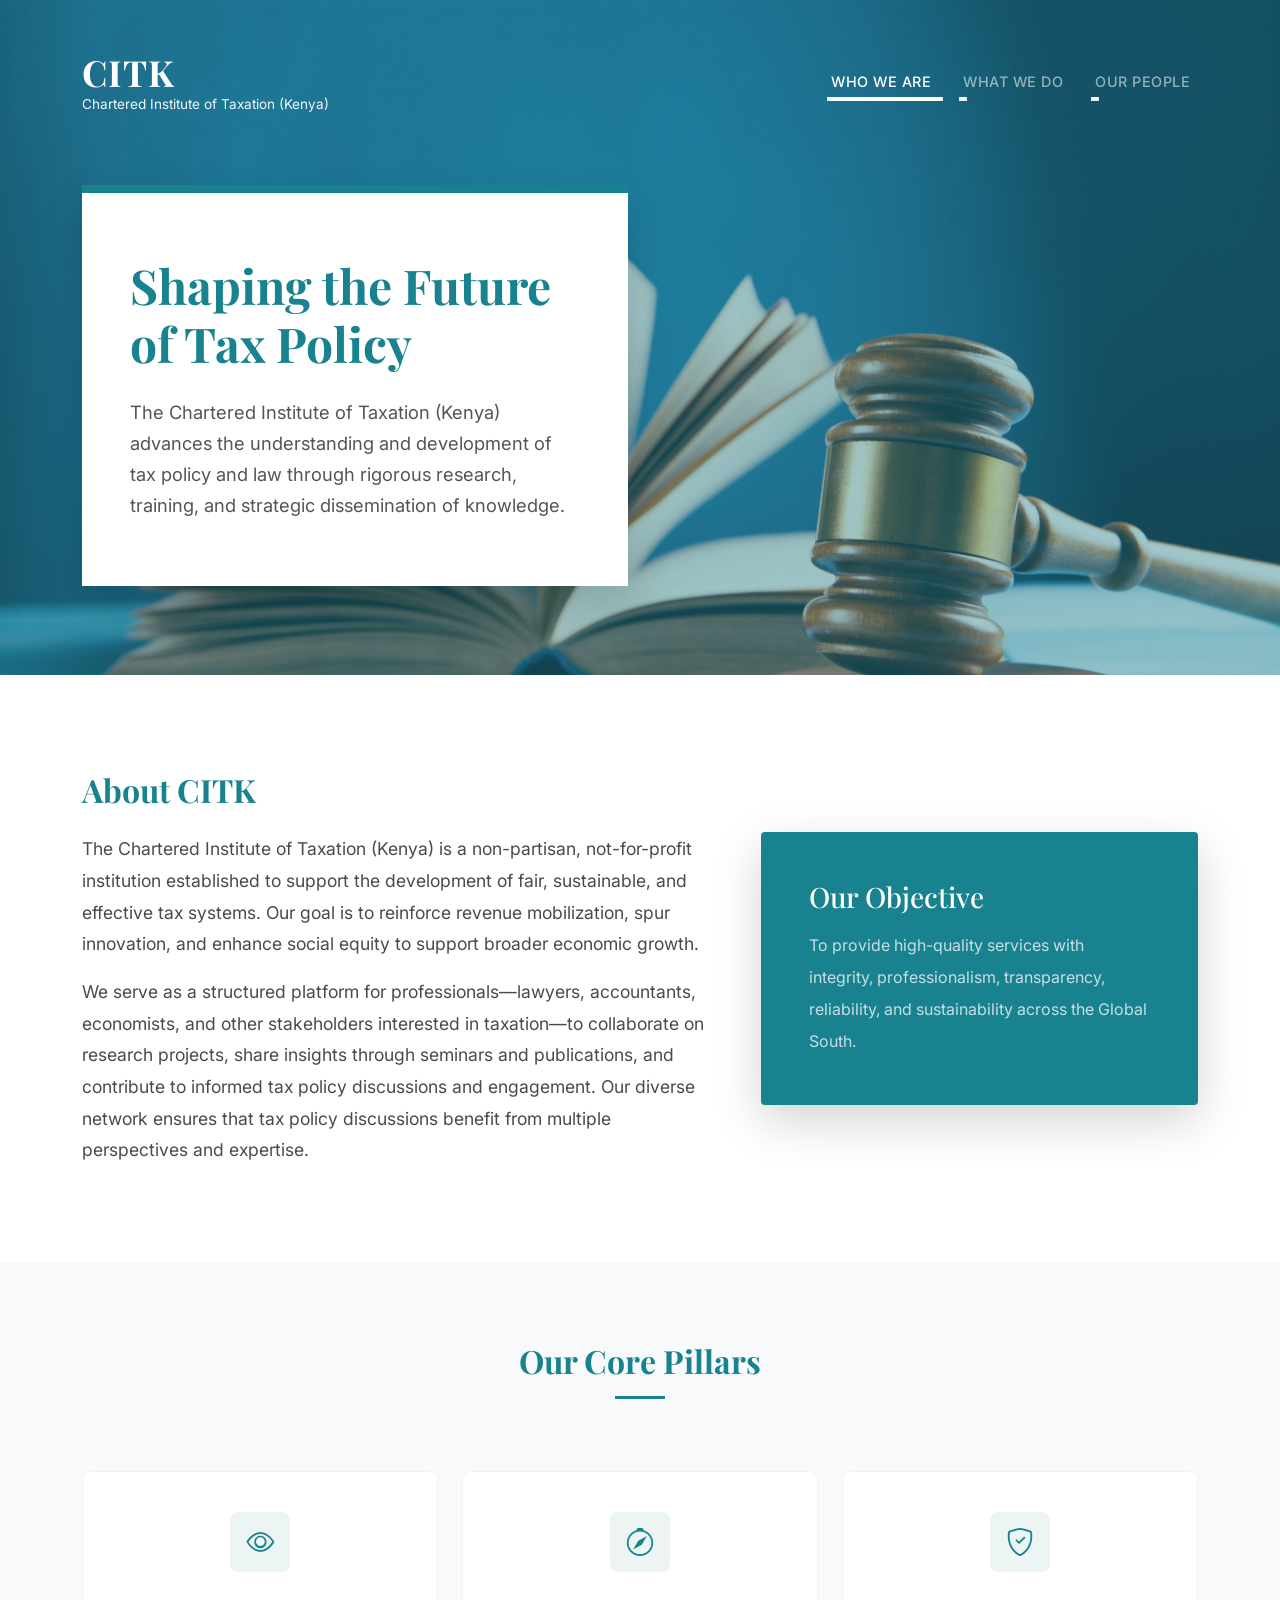
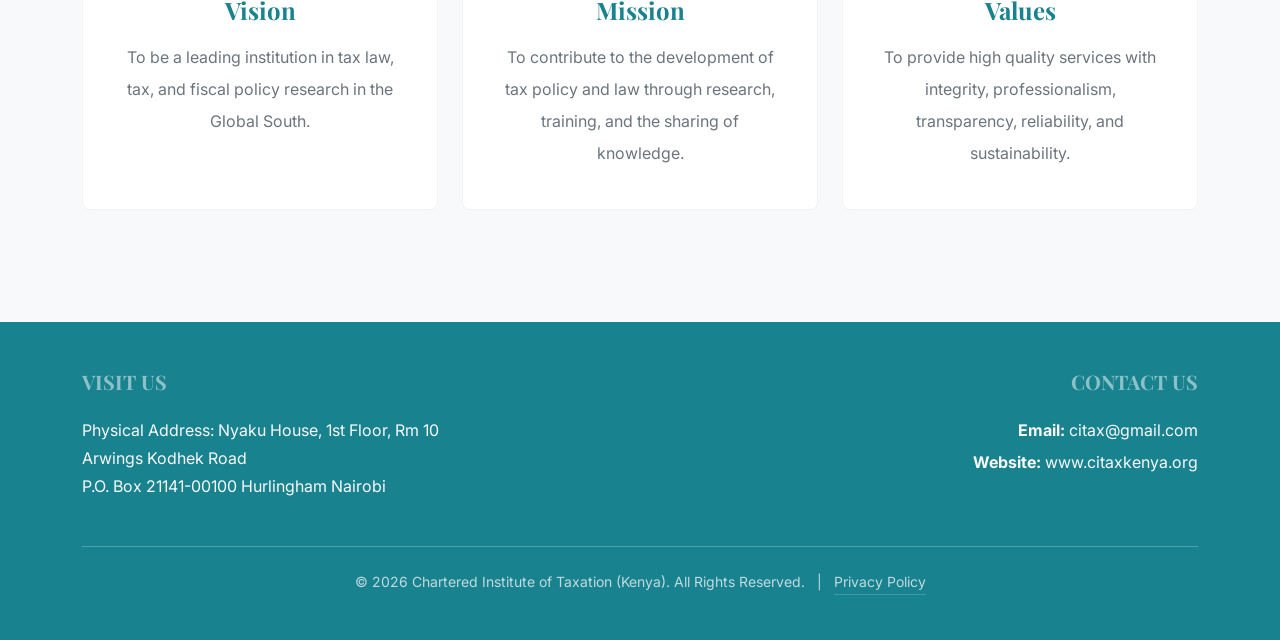
<file: index.html>
<!DOCTYPE html>
<html lang="en">
<head>
    <meta charset="UTF-8">
    <meta name="viewport" content="width=device-width, initial-scale=1.0">
    <title>CITK | Chartered Institute of Taxation (Kenya)</title>

    <link rel="preconnect" href="https://fonts.googleapis.com">
    <link rel="preconnect" href="https://fonts.gstatic.com" crossorigin>
    <link href="https://fonts.googleapis.com/css2?family=Inter:wght@300;400;500;600&family=Playfair+Display:wght@500;600;700&display=swap" rel="stylesheet">

    <link href="https://cdn.jsdelivr.net/npm/bootstrap@5.3.2/dist/css/bootstrap.min.css" rel="stylesheet">
    <link rel="stylesheet" href="https://cdn.jsdelivr.net/npm/bootstrap-icons@1.11.1/font/bootstrap-icons.css">
    <link href="https://unpkg.com/aos@2.3.1/dist/aos.css" rel="stylesheet">

    <style>
        /* Typography Upgrades */
        body {
            font-family: 'Inter', sans-serif;
            color: #333333;
        }
        h1, h2, h3, h4, h5, h6, .serif-heading {
            font-family: 'Playfair Display', serif;
        }

        /* Core Brand Colors */
        .bg-citk {
            background-color: #19828f !important;
        }
        .text-citk {
            color: #19828f !important;
        }
        .bg-light-citk {
            background-color: #f0f5f6; /* Very subtle tint of the brand color */
        }

        /* Navbar Styling */
        .navbar {
            padding-top: 3rem; /* Increased padding at the top */
            padding-bottom: 1.5rem;
            position: absolute; /* Positions the navbar over the hero image */
            top: 0;
            left: 0;
            width: 100%;
            z-index: 10; /* Ensures the navbar sits above the hero overlay */
            background-color: transparent !important; /* Makes it transparent */
        }

        /* Prominent Multi-line Brand Logo */
        .navbar-brand-custom {
            display: flex;
            flex-direction: column;
            line-height: 1.1;
            text-decoration: none;
        }
        .navbar-brand-custom .main-text {
            font-size: 2.25rem;
            font-weight: 700;
            letter-spacing: 1px;
            font-family: 'Playfair Display', serif;
        }
        .navbar-brand-custom .sub-text {
            font-size: 0.85rem;
            font-family: 'Inter', sans-serif;
            font-weight: 400;
            opacity: 0.95;
            margin-top: 4px;
        }

        .navbar-nav .nav-link {
            font-size: 0.9rem;
            font-weight: 500;
            letter-spacing: 0.5px;
            position: relative;
            transition: all 0.3s ease;
        }
        .navbar-nav .nav-link::after {
            content: '';
            position: absolute;
            width: 0;
            height: 2px;
            display: block;
            margin-top: 4px;
            left: 0;
            background: rgba(255, 255, 255, 0.9);
            transition: width 0.3s ease;
        }
        .navbar-nav .nav-link:hover::after,
        .navbar-nav .nav-link.active::after {
            width: 100%;
        }

        /* Think-Tank Style Hero Section */
        .hero-section {
            position: relative;
            min-height: 75vh;
            display: flex;
            align-items: center;
            padding-top: 8rem;
            padding-bottom: 2rem;
            background: url('img/sasun-bughdaryan-ozS0tPf8QT0-unsplash.jpg') center/cover no-repeat fixed;
        }
        .hero-overlay {
            position: absolute;
            top: 0; left: 0; right: 0; bottom: 0;
            background: rgba(23, 126, 138, 0.4); /* Soft teal overlay */
        }
        .hero-card {
            position: relative;
            background: #ffffff;
            padding: 4rem 3rem;
            border-top: 8px solid #19828f;
            box-shadow: 0 20px 40px rgba(0,0,0,0.15);
            max-width: 600px;
            z-index: 2;
        }
        .hero-card p {
            font-size: 1.15rem;
            line-height: 1.7;
            color: #555;
        }

        /* Asymmetrical About Section */
        .about-section {
            padding: 6rem 0;
            background-color: #ffffff;
        }
        .about-text-col p {
            font-size: 1.1rem;
            line-height: 1.8;
            color: #4a4a4a;
        }
        .about-accent-box {
            background-color: #19828f;
            color: white;
            padding: 3rem;
            height: 100%;
            display: flex;
            flex-direction: column;
            justify-content: center;
            border-radius: 4px;
        }

        /* Elevated Info Cards */
        .pillars-section {
            padding: 5rem 0 7rem 0;
            background-color: #f8f9fa;
        }
        .icon-box {
            display: inline-flex;
            align-items: center;
            justify-content: center;
            width: 60px;
            height: 60px;
            background-color: rgba(21, 110, 119, 0.08);
            color: #19828f;
            font-size: 1.75rem;
            margin-bottom: 1.5rem;
            transition: all 0.3s ease;
            border-radius: 8px;
        }
        .card-custom {
            transition: transform 0.4s ease, box-shadow 0.4s ease;
            border: 1px solid rgba(0,0,0,0.05);
            background-color: #ffffff;
            border-radius: 8px;
            padding: 1rem;
        }
        .card-custom:hover {
            transform: translateY(-8px);
            box-shadow: 0 15px 35px rgba(0,0,0,0.08) !important;
            border-color: transparent;
        }
        .card-custom:hover .icon-box {
            background-color: #19828f;
            color: #ffffff;
            transform: scale(1.05);
        }
    </style>
</head>
<body class="d-flex flex-column min-vh-100">

    <nav class="navbar navbar-expand-lg navbar-dark">
        <div class="container">
            <a class="navbar-brand text-white navbar-brand-custom" href="index.html">
                <span class="main-text">CITK</span>
                <span class="sub-text d-none d-sm-block">Chartered Institute of Taxation (Kenya)</span>
            </a>

            <button class="navbar-toggler" type="button" data-bs-toggle="collapse" data-bs-target="#navbarNav" aria-controls="navbarNav" aria-expanded="false" aria-label="Toggle navigation">
                <span class="navbar-toggler-icon"></span>
            </button>
            <div class="collapse navbar-collapse" id="navbarNav">
                <ul class="navbar-nav ms-auto gap-3">
                    <li class="nav-item dropdown">
                        <a class="nav-link dropdown-toggle active" href="#" id="whoWeAreDropdown" role="button" data-bs-toggle="dropdown" aria-expanded="false">
                            WHO WE ARE
                        </a>
                        <ul class="dropdown-menu border-0 shadow" aria-labelledby="whoWeAreDropdown">
                            <li><a class="dropdown-item fw-bold text-citk border-bottom pb-2 mb-2" href="index.html">Overview: Who We Are</a></li>
                            <li><a class="dropdown-item" href="index.html#about-us">About us</a></li>
                            <li><a class="dropdown-item" href="index.html#vision">Vision</a></li>
                            <li><a class="dropdown-item" href="index.html#mission">Mission</a></li>
                            <li><a class="dropdown-item" href="index.html#values">Values</a></li>
                        </ul>
                    </li>
                    <li class="nav-item dropdown">
                        <a class="nav-link dropdown-toggle" href="#" id="whatWeDoDropdown" role="button" data-bs-toggle="dropdown" aria-expanded="false">
                            WHAT WE DO
                        </a>
                        <ul class="dropdown-menu border-0 shadow" aria-labelledby="whatWeDoDropdown">
                            <li><a class="dropdown-item fw-bold text-citk border-bottom pb-2 mb-2" href="services.html">Overview: What We Do</a></li>
                            <li><a class="dropdown-item" href="services.html#training">Training</a></li>
                            <li><a class="dropdown-item" href="services.html#consultancy">Consultancy</a></li>
                            <li><a class="dropdown-item" href="services.html#research">Research</a></li>
                            <li><a class="dropdown-item" href="services.html#policy">Tax Policy and Law Reforms</a></li>
                            <li><a class="dropdown-item" href="services.html#litigation">Public Interest Litigation</a></li>
                        </ul>
                    </li>
                    <li class="nav-item dropdown">
                        <a class="nav-link dropdown-toggle" href="#" id="ourPeopleDropdown" role="button" data-bs-toggle="dropdown" aria-expanded="false">
                            OUR PEOPLE
                        </a>
                        <ul class="dropdown-menu border-0 shadow" aria-labelledby="ourPeopleDropdown">
                            <li><a class="dropdown-item fw-bold text-citk border-bottom pb-2 mb-2" href="team.html">Overview: Our People</a></li>
                            <li><a class="dropdown-item" href="team.html#job-okworo">Job Okworo</a></li>
                            <li><a class="dropdown-item" href="team.html#bosire-nyamori">Bosire Nyamori</a></li>
                            <li><a class="dropdown-item" href="team.html#ngina-mutava">Ngina Mutava</a></li>
                            <li><a class="dropdown-item" href="team.html#wafula-nyongesa">Wafula Nyongesa</a></li>
                            <li><a class="dropdown-item" href="team.html#gabriel-kitenga">Gabriel Kitenga</a></li>
                        </ul>
                    </li>
                </ul>
            </div>
        </div>
    </nav>

    <header class="hero-section">
        <div class="hero-overlay"></div>
        <div class="container position-relative">
            <div class="row">
                <div class="col-lg-7 col-xl-6" data-aos="fade-right" data-aos-duration="1000">
                    <div class="hero-card">
                        <h1 class="text-citk fw-bold display-5 mb-4">Shaping the Future of Tax Policy</h1>
                        <p class="mb-0">The Chartered Institute of Taxation (Kenya) advances the understanding and development of tax policy and law through rigorous research, training, and strategic dissemination of knowledge.</p>
                    </div>
                </div>
            </div>
        </div>
    </header>

    <section id="about-us" class="about-section">
        <div class="container">
            <div class="row align-items-center g-5">
                <div class="col-lg-7 about-text-col" data-aos="fade-up" data-aos-duration="800">
                    <h2 class="text-citk fw-bold mb-4">About CITK</h2>
                    <p>The Chartered Institute of Taxation (Kenya) is a non-partisan, not-for-profit institution established to support the development of fair, sustainable, and effective tax systems. Our goal is to reinforce revenue mobilization, spur innovation, and enhance social equity to support broader economic growth.</p>
                    <p class="mb-0">We serve as a structured platform for professionals—lawyers, accountants, economists, and other stakeholders interested in taxation—to collaborate on research projects, share insights through seminars and publications, and contribute to informed tax policy discussions and engagement. Our diverse network ensures that tax policy discussions benefit from multiple perspectives and expertise.</p>
                </div>
                <div class="col-lg-5" data-aos="fade-left" data-aos-duration="800" data-aos-delay="200">
                    <div class="about-accent-box shadow-lg">
                        <h3 class="serif-heading mb-3">Our Objective</h3>
                        <p class="mb-0 opacity-75 lh-lg">To provide high-quality services with integrity, professionalism, transparency, reliability, and sustainability across the Global South.</p>
                    </div>
                </div>
            </div>
        </div>
    </section>

    <section class="pillars-section flex-grow-1">
        <div class="container">

            <div class="row mb-5 text-center" data-aos="fade-up">
                <div class="col-12">
                    <h2 class="text-citk fw-bold">Our Core Pillars</h2>
                    <div class="mx-auto bg-citk mt-3 mb-4" style="height: 3px; width: 50px;"></div>
                </div>
            </div>

            <div class="row g-4 justify-content-center">
                <div class="col-md-4" id="vision" data-aos="fade-up" data-aos-delay="100">
                    <div class="card h-100 card-custom">
                        <div class="card-body p-4 text-center">
                            <div class="icon-box">
                                <i class="bi bi-eye"></i>
                            </div>
                            <h4 class="card-title text-citk fw-bold mb-3">Vision</h4>
                            <p class="card-text text-secondary lh-lg">To be a leading institution in tax law, tax, and fiscal policy research in the Global South.</p>
                        </div>
                    </div>
                </div>

                <div class="col-md-4" id="mission" data-aos="fade-up" data-aos-delay="200">
                    <div class="card h-100 card-custom">
                        <div class="card-body p-4 text-center">
                            <div class="icon-box">
                                <i class="bi bi-compass"></i>
                            </div>
                            <h4 class="card-title text-citk fw-bold mb-3">Mission</h4>
                            <p class="card-text text-secondary lh-lg">To contribute to the development of tax policy and law through research, training, and the sharing of knowledge.</p>
                        </div>
                    </div>
                </div>

                <div class="col-md-4" id="values" data-aos="fade-up" data-aos-delay="300">
                    <div class="card h-100 card-custom">
                        <div class="card-body p-4 text-center">
                            <div class="icon-box">
                                <i class="bi bi-shield-check"></i>
                            </div>
                            <h4 class="card-title text-citk fw-bold mb-3">Values</h4>
                            <p class="card-text text-secondary lh-lg">To provide high quality services with integrity, professionalism, transparency, reliability, and sustainability.</p>
                        </div>
                    </div>
                </div>
            </div>
        </div>
    </section>

    <footer class="bg-citk text-light py-5 mt-auto">
        <div class="container">
            <div class="row">
                <div class="col-md-6 mb-4 mb-md-0">
                    <h5 class="text-uppercase mb-4 fw-bold serif-heading text-white-50">Visit Us</h5>
                    <p class="mb-1">Physical Address: Nyaku House, 1st Floor, Rm 10</p>
                    <p class="mb-1">Arwings Kodhek Road</p>
                    <p class="mb-0">P.O. Box 21141-00100 Hurlingham Nairobi</p>
                </div>

                <div class="col-md-6 text-md-end">
                    <h5 class="text-uppercase mb-4 fw-bold serif-heading text-white-50">Contact Us</h5>
                    <p class="mb-2">
                        <strong>Email:</strong> <a href="mailto:citax@gmail.com" class="text-light text-decoration-none hover-underline">citax@gmail.com</a>
                    </p>
                    <p class="mb-0">
                        <strong>Website:</strong> <a href="http://www.citaxkenya.org" target="_blank" class="text-light text-decoration-none hover-underline">www.citaxkenya.org</a>
                    </p>
                </div>
            </div>
            <hr class="border-light opacity-25 mt-5 mb-4">
            <div class="text-center small text-light opacity-75">
                &copy; 2026 Chartered Institute of Taxation (Kenya). All Rights Reserved.
                <span class="mx-2">|</span>
                <a href="privacy.html" class="text-light text-decoration-none border-bottom border-light border-opacity-25 pb-1">Privacy Policy</a>
            </div>
        </div>
    </footer>

    <script src="https://cdn.jsdelivr.net/npm/bootstrap@5.3.2/dist/js/bootstrap.bundle.min.js"></script>
    <script src="https://unpkg.com/aos@2.3.1/dist/aos.js"></script>
    <script>
        AOS.init({
            once: true,
            offset: 50,
            easing: 'ease-out-cubic'
        });
    </script>
</body>
</html>
</file>
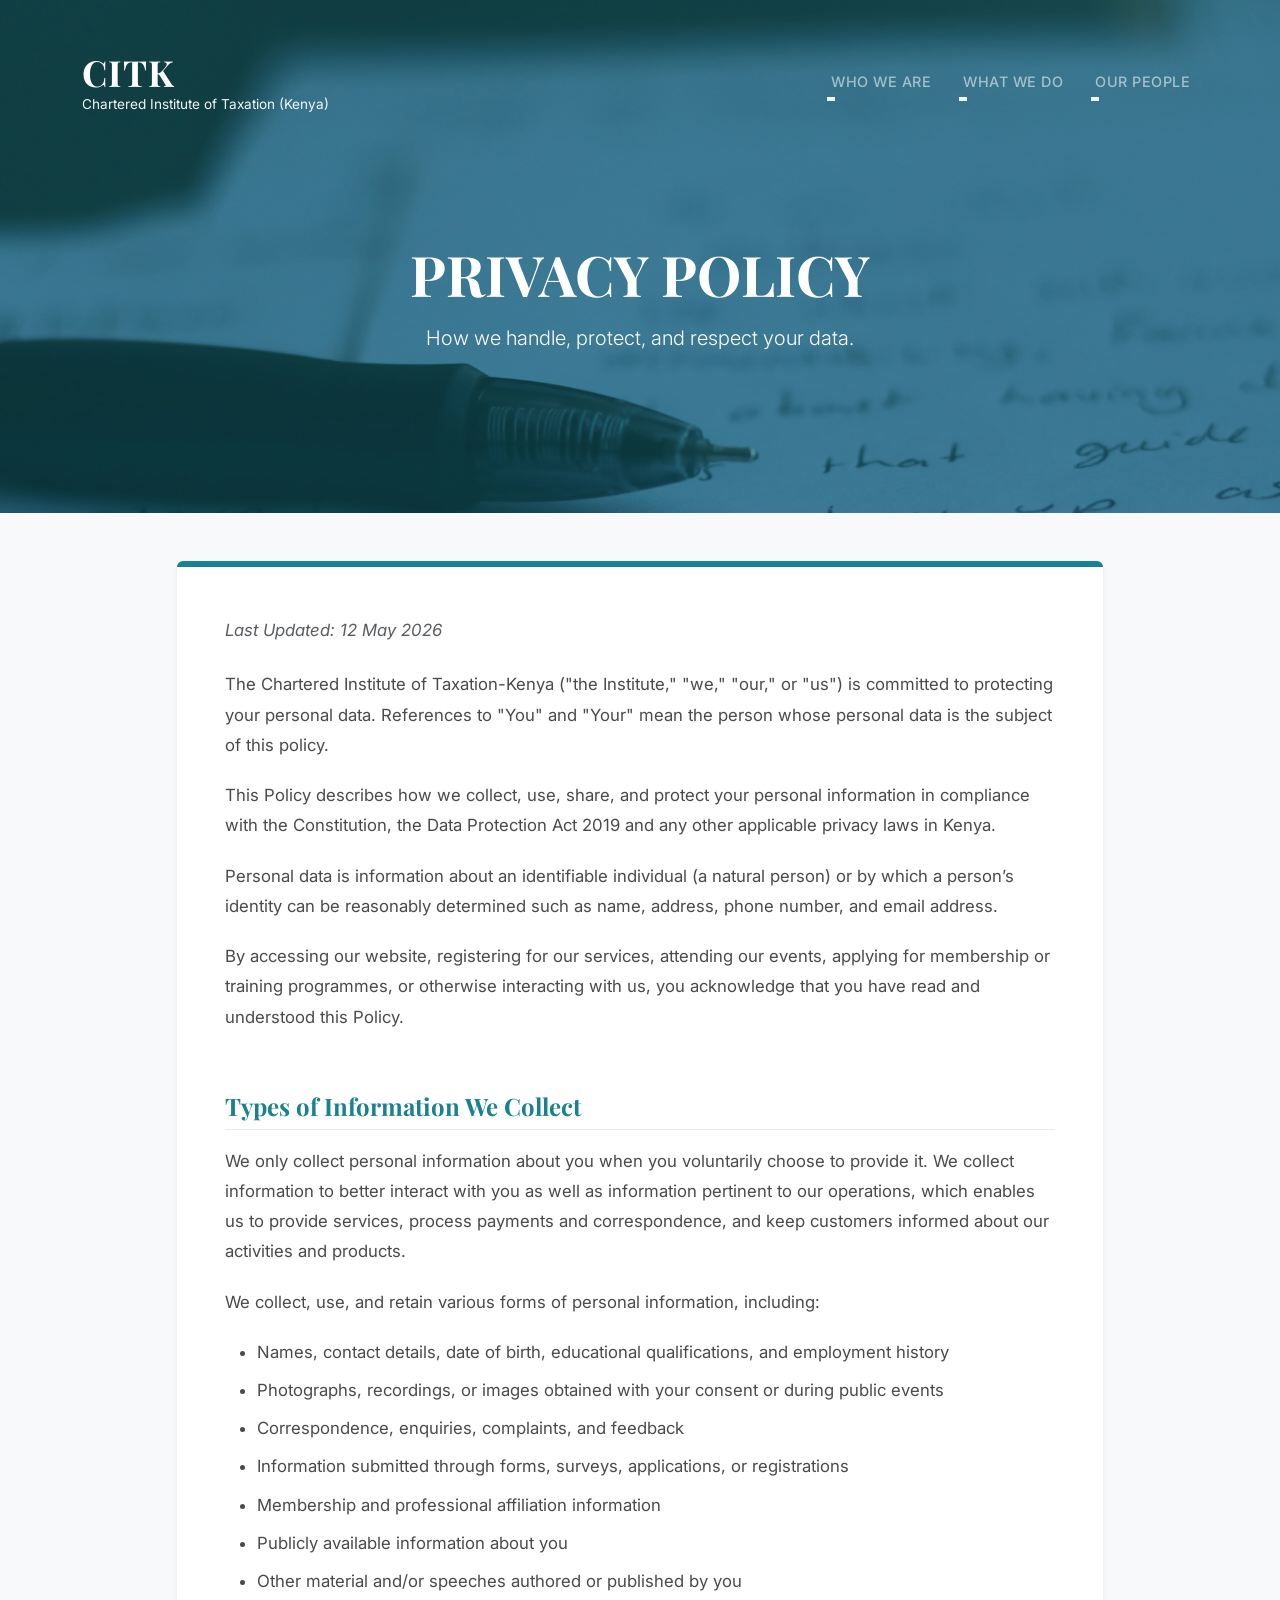
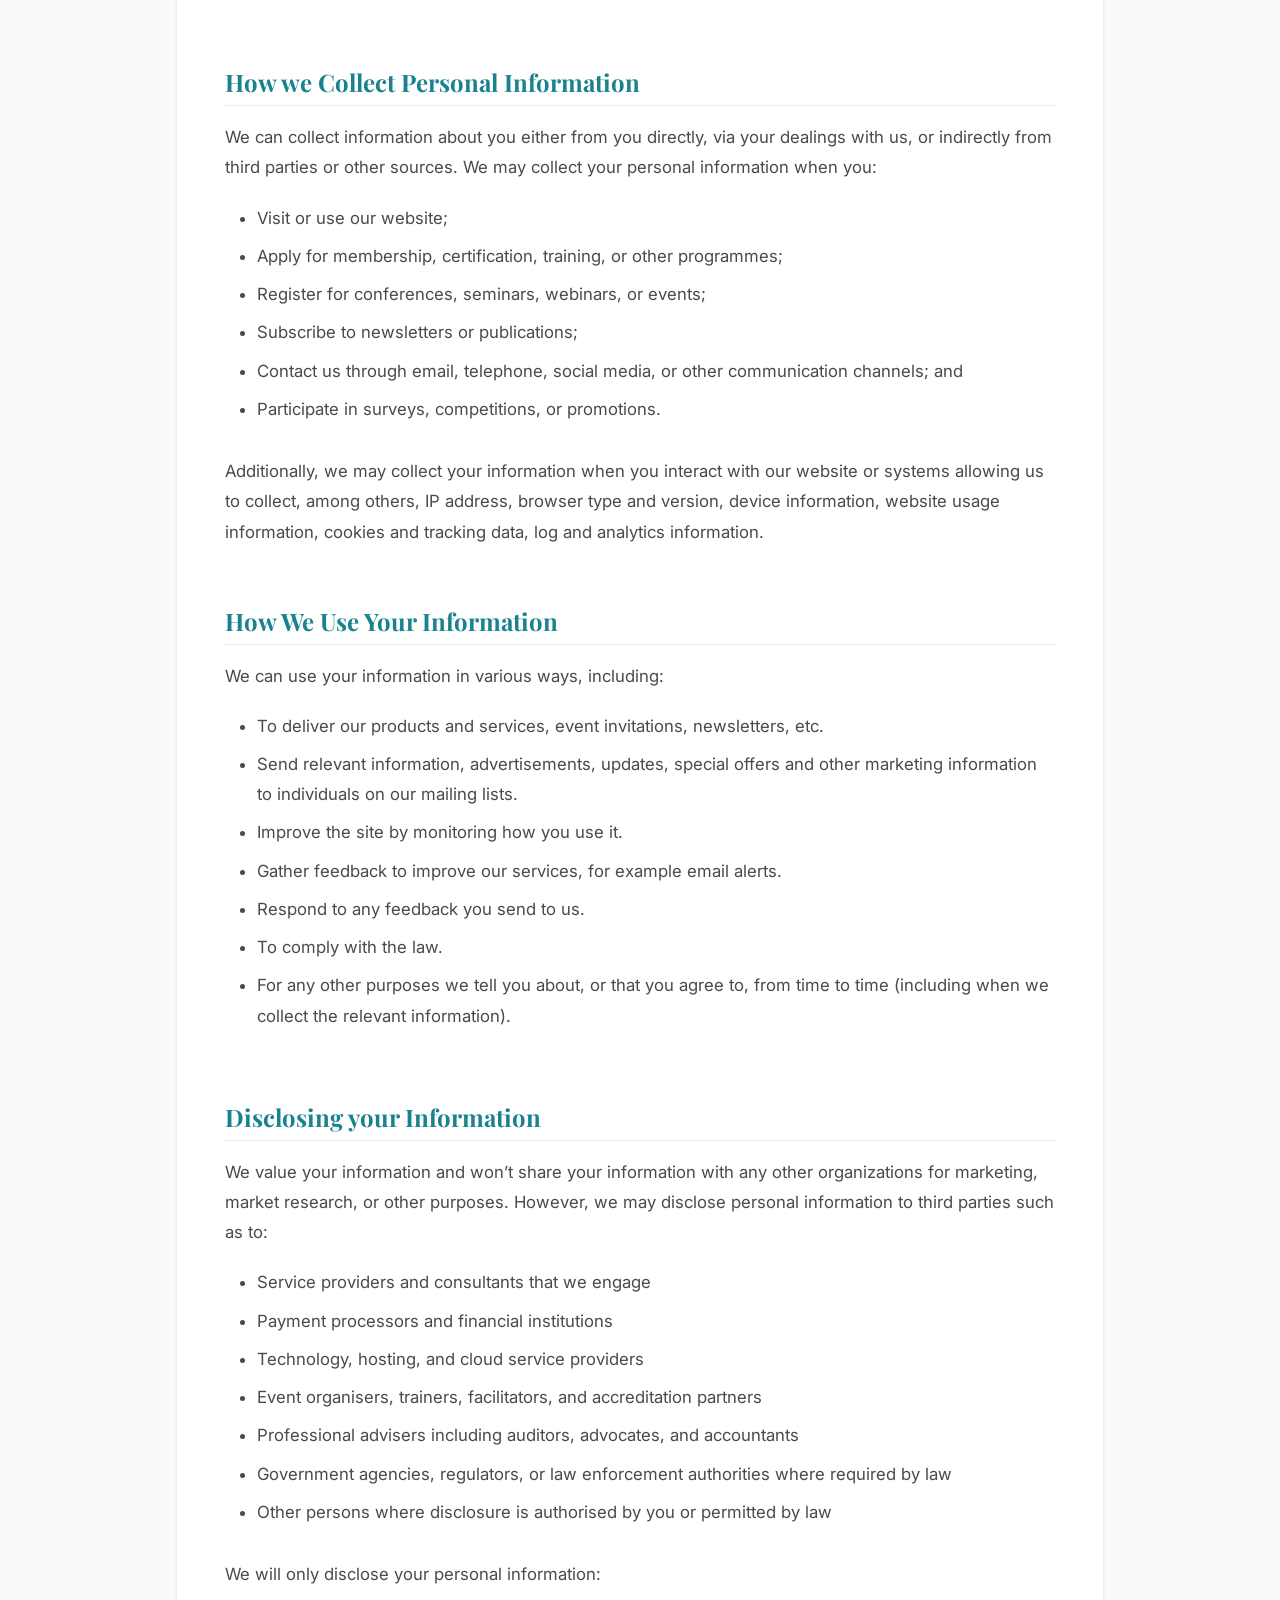
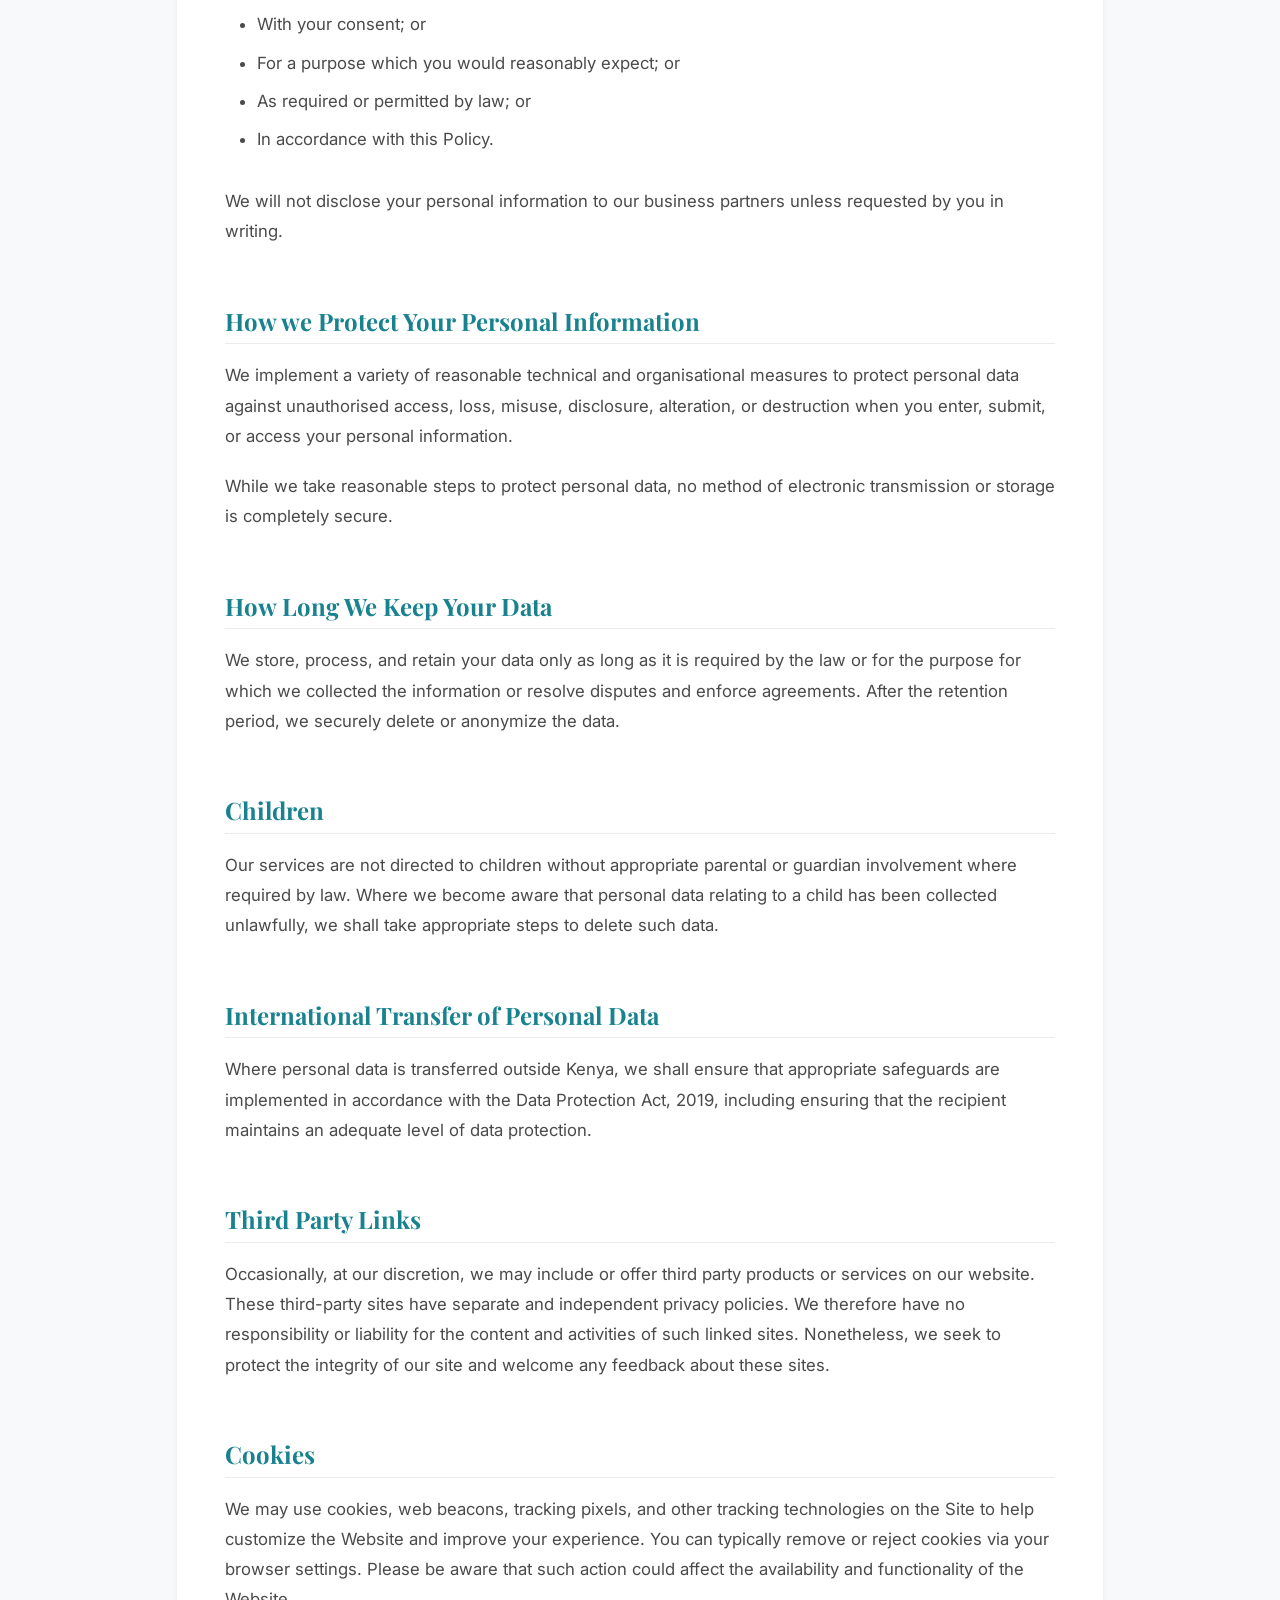
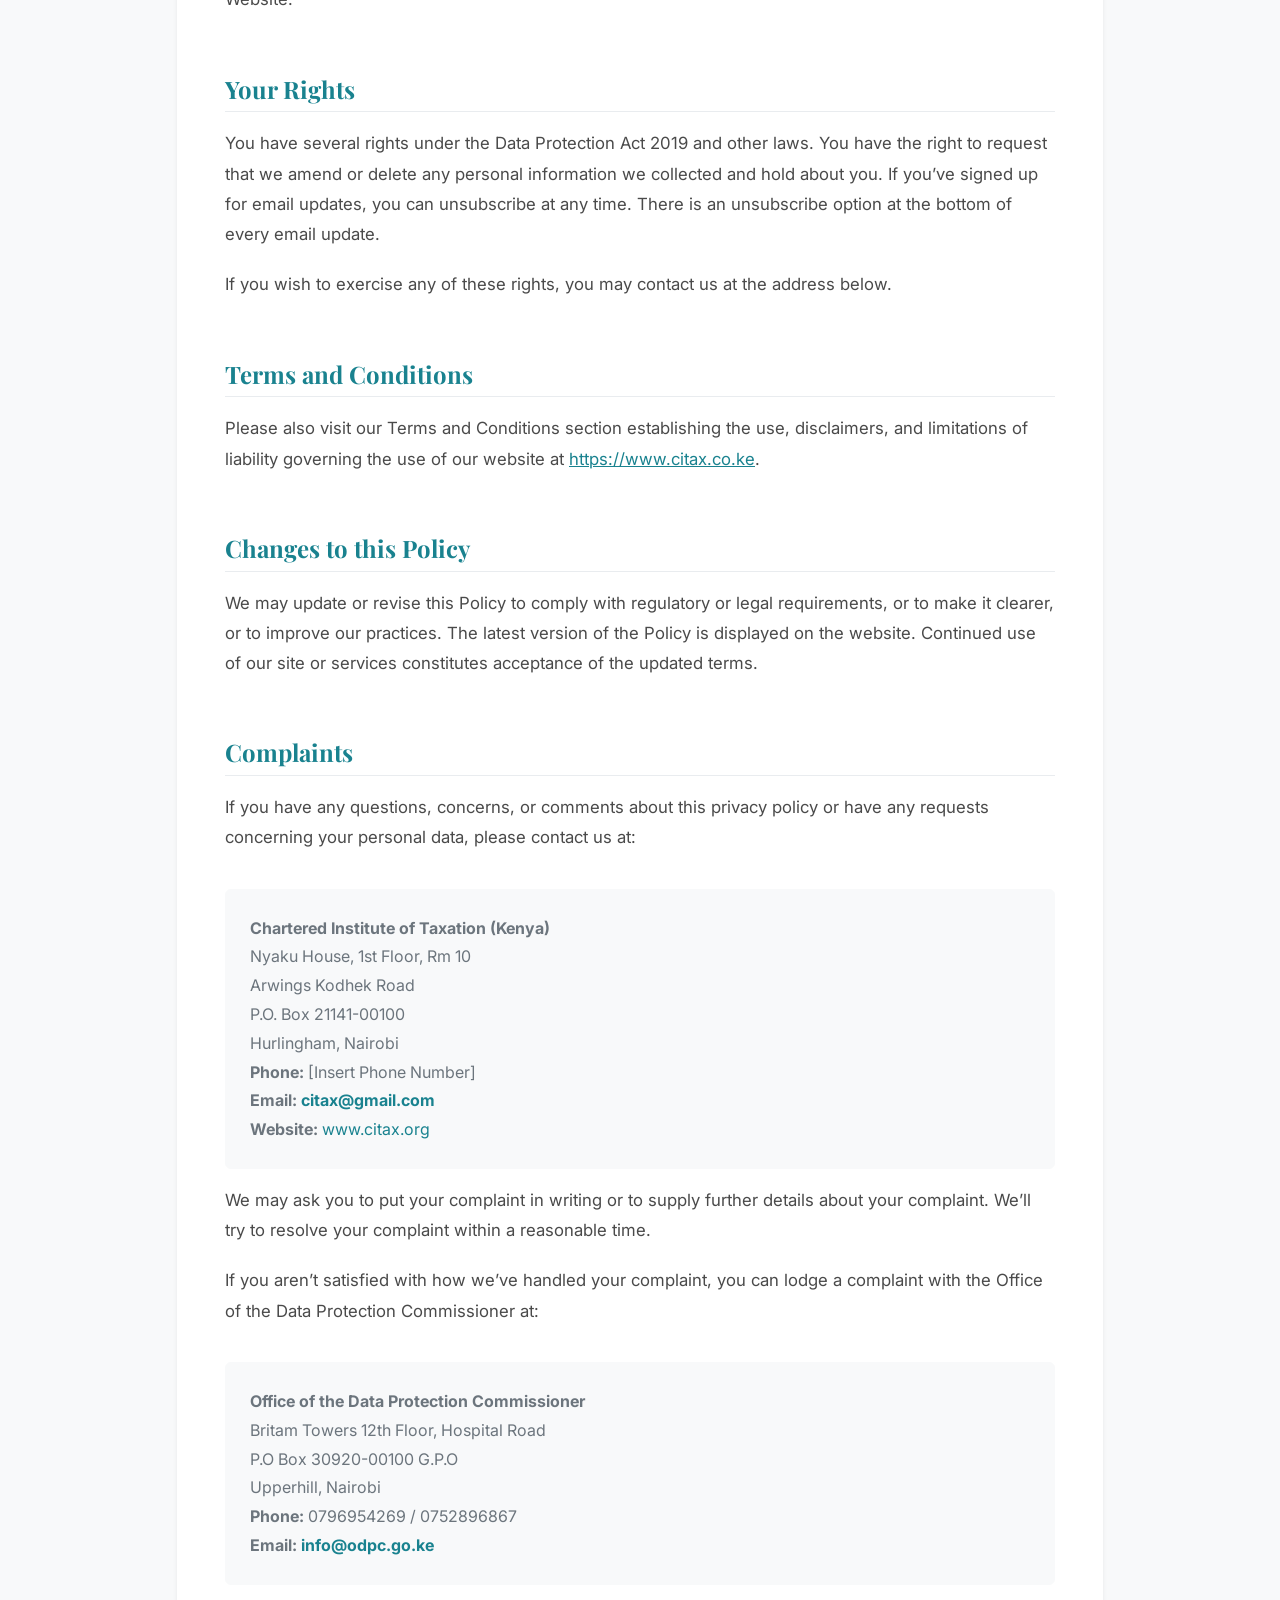
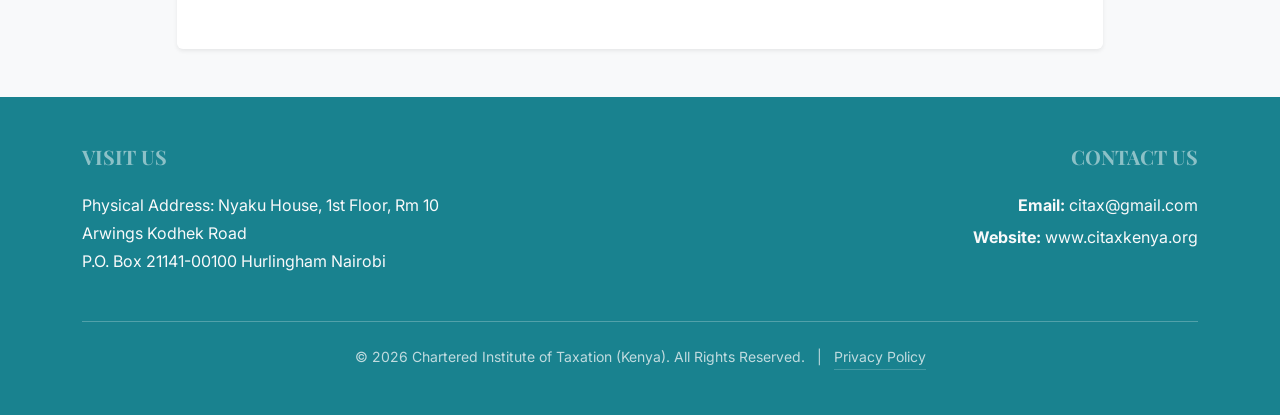
<file: privacy.html>
<!DOCTYPE html>
<html lang="en">
<head>
    <meta charset="UTF-8">
    <meta name="viewport" content="width=device-width, initial-scale=1.0">
    <title>Privacy Policy | CITK</title>

    <link rel="preconnect" href="https://fonts.googleapis.com">
    <link rel="preconnect" href="https://fonts.gstatic.com" crossorigin>
    <link href="https://fonts.googleapis.com/css2?family=Inter:wght@300;400;500;600&family=Playfair+Display:wght@500;600;700&display=swap" rel="stylesheet">

    <link href="https://cdn.jsdelivr.net/npm/bootstrap@5.3.2/dist/css/bootstrap.min.css" rel="stylesheet">
    <link rel="stylesheet" href="https://cdn.jsdelivr.net/npm/bootstrap-icons@1.11.1/font/bootstrap-icons.css">
    <link href="https://unpkg.com/aos@2.3.1/dist/aos.css" rel="stylesheet">

    <style>
        /* Typography Upgrades */
        body {
            font-family: 'Inter', sans-serif;
            color: #333333;
        }
        h1, h2, h3, h4, h5, h6, .serif-heading {
            font-family: 'Playfair Display', serif;
        }

        /* Core Brand Colors */
        .bg-citk {
            background-color: #19828f !important;
        }
        .text-citk {
            color: #19828f !important;
        }
        .border-citk-top {
            border-top: 6px solid #19828f !important;
        }

        /* Navbar Styling */
        .navbar {
            padding-top: 3rem;
            padding-bottom: 1.5rem;
            position: absolute;
            top: 0;
            left: 0;
            width: 100%;
            z-index: 10;
            background-color: transparent !important;
        }

        /* Prominent Multi-line Brand Logo */
        .navbar-brand-custom {
            display: flex;
            flex-direction: column;
            line-height: 1.1;
            text-decoration: none;
        }
        .navbar-brand-custom .main-text {
            font-size: 2.25rem;
            font-weight: 700;
            letter-spacing: 1px;
            font-family: 'Playfair Display', serif;
        }
        .navbar-brand-custom .sub-text {
            font-size: 0.85rem;
            font-family: 'Inter', sans-serif;
            font-weight: 400;
            opacity: 0.95;
            margin-top: 4px;
        }

        /* Navbar Micro-interactions */
        .navbar-nav .nav-link {
            font-size: 0.9rem;
            font-weight: 500;
            letter-spacing: 0.5px;
            position: relative;
            transition: all 0.3s ease;
        }
        .navbar-nav .nav-link::after {
            content: '';
            position: absolute;
            width: 0;
            height: 2px;
            display: block;
            margin-top: 4px;
            left: 0;
            background: rgba(255, 255, 255, 0.9);
            transition: width 0.3s ease;
        }
        .navbar-nav .nav-link:hover::after,
        .navbar-nav .nav-link.active::after {
            width: 100%;
        }

        /* Header Styling */
        .page-header {
            background: linear-gradient(rgba(23, 126, 138, 0.4), rgb(23, 126, 138, 0.4)), url('img/alicia-christin-gerald-4CUGryDd3d4-unsplash.jpg') center/cover no-repeat fixed;
            color: white;
            padding-top: 15rem; /* Safe zone so the text doesn't overlap the navbar */
            padding-bottom: 10rem;
            margin-bottom: 3rem;
        }

        /* Styling for formal document readability */
        .policy-document {
            background-color: #ffffff;
            line-height: 1.8;
            color: #4a4a4a;
        }

        .policy-document h3 {
            color: #19828f;
            font-family: 'Playfair Display', serif;
            font-size: 1.5rem;
            font-weight: bold;
            margin-top: 2.5rem;
            margin-bottom: 1rem;
            padding-bottom: 0.5rem;
            border-bottom: 1px solid #e9ecef;
        }

        .policy-document p {
            margin-bottom: 1.25rem;
            font-size: 1.05rem;
        }

        .policy-document ul {
            margin-bottom: 1.5rem;
            font-size: 1.05rem;
        }

        .policy-document li {
            margin-bottom: 0.5rem;
        }
    </style>
</head>
<body class="d-flex flex-column min-vh-100 bg-light">

    <nav class="navbar navbar-expand-lg navbar-dark">
        <div class="container">
            <a class="navbar-brand text-white navbar-brand-custom" href="index.html">
                <span class="main-text">CITK</span>
                <span class="sub-text d-none d-sm-block">Chartered Institute of Taxation (Kenya)</span>
            </a>

            <button class="navbar-toggler" type="button" data-bs-toggle="collapse" data-bs-target="#navbarNav" aria-controls="navbarNav" aria-expanded="false" aria-label="Toggle navigation">
                <span class="navbar-toggler-icon"></span>
            </button>
            <div class="collapse navbar-collapse" id="navbarNav">
                <ul class="navbar-nav ms-auto gap-3">
                    <li class="nav-item dropdown">
                        <a class="nav-link dropdown-toggle" href="#" id="whoWeAreDropdown" role="button" data-bs-toggle="dropdown" aria-expanded="false">
                            WHO WE ARE
                        </a>
                        <ul class="dropdown-menu border-0 shadow" aria-labelledby="whoWeAreDropdown">
                            <li><a class="dropdown-item fw-bold text-citk border-bottom pb-2 mb-2" href="index.html">Overview: Who We Are</a></li>
                            <li><a class="dropdown-item" href="index.html#about-us">About us</a></li>
                            <li><a class="dropdown-item" href="index.html#vision">Vision</a></li>
                            <li><a class="dropdown-item" href="index.html#mission">Mission</a></li>
                            <li><a class="dropdown-item" href="index.html#values">Values</a></li>
                        </ul>
                    </li>

                    <li class="nav-item dropdown">
                        <a class="nav-link dropdown-toggle" href="#" id="whatWeDoDropdown" role="button" data-bs-toggle="dropdown" aria-expanded="false">
                            WHAT WE DO
                        </a>
                        <ul class="dropdown-menu border-0 shadow" aria-labelledby="whatWeDoDropdown">
                            <li><a class="dropdown-item fw-bold text-citk border-bottom pb-2 mb-2" href="services.html">Overview: What We Do</a></li>
                            <li><a class="dropdown-item" href="services.html#training">Training</a></li>
                            <li><a class="dropdown-item" href="services.html#consultancy">Consultancy</a></li>
                            <li><a class="dropdown-item" href="services.html#research">Research</a></li>
                            <li><a class="dropdown-item" href="services.html#policy">Tax Policy and Law Reforms</a></li>
                            <li><a class="dropdown-item" href="services.html#litigation">Public Interest Litigation</a></li>
                        </ul>
                    </li>

                    <li class="nav-item dropdown">
                        <a class="nav-link dropdown-toggle" href="#" id="ourPeopleDropdown" role="button" data-bs-toggle="dropdown" aria-expanded="false">
                            OUR PEOPLE
                        </a>
                        <ul class="dropdown-menu border-0 shadow" aria-labelledby="ourPeopleDropdown">
                            <li><a class="dropdown-item fw-bold text-citk border-bottom pb-2 mb-2" href="team.html">Overview: Our People</a></li>
                            <li><a class="dropdown-item" href="team.html#job-okworo">Job Okworo</a></li>
                            <li><a class="dropdown-item" href="team.html#bosire-nyamori">Bosire Nyamori</a></li>
                            <li><a class="dropdown-item" href="team.html#ngina-mutava">Ngina Mutava</a></li>
                            <li><a class="dropdown-item" href="team.html#wafula-nyongesa">Wafula Nyongesa</a></li>
                            <li><a class="dropdown-item" href="team.html#gabriel-kitenga">Gabriel Kitenga</a></li>
                        </ul>
                    </li>
                </ul>
            </div>
        </div>
    </nav>

    <div class="page-header text-center">
        <div class="container" data-aos="fade-in" data-aos-duration="1000">
            <h1 class="display-4 fw-bold mb-3">PRIVACY POLICY</h1>
            <p class="lead mb-0" style="font-family: 'Inter', sans-serif;">How we handle, protect, and respect your data.</p>
        </div>
    </div>

    <main class="container mb-5 flex-grow-1">
        <div class="row justify-content-center">
            <div class="col-lg-10" data-aos="fade-up" data-aos-duration="800">
                <div class="card border-0 shadow-sm border-citk-top policy-document p-4 p-md-5">

                    <p class="text-muted fst-italic mb-4">Last Updated: 12 May 2026</p>

                    <p>The Chartered Institute of Taxation-Kenya ("the Institute," "we," "our," or "us") is committed to protecting your personal data. References to "You" and "Your" mean the person whose personal data is the subject of this policy.</p>
                    <p>This Policy describes how we collect, use, share, and protect your personal information in compliance with the Constitution, the Data Protection Act 2019 and any other applicable privacy laws in Kenya.</p>
                    <p>Personal data is information about an identifiable individual (a natural person) or by which a person’s identity can be reasonably determined such as name, address, phone number, and email address.</p>
                    <p>By accessing our website, registering for our services, attending our events, applying for membership or training programmes, or otherwise interacting with us, you acknowledge that you have read and understood this Policy.</p>

                    <h3>Types of Information We Collect</h3>
                    <p>We only collect personal information about you when you voluntarily choose to provide it. We collect information to better interact with you as well as information pertinent to our operations, which enables us to provide services, process payments and correspondence, and keep customers informed about our activities and products.</p>
                    <p>We collect, use, and retain various forms of personal information, including:</p>
                    <ul>
                        <li>Names, contact details, date of birth, educational qualifications, and employment history</li>
                        <li>Photographs, recordings, or images obtained with your consent or during public events</li>
                        <li>Correspondence, enquiries, complaints, and feedback</li>
                        <li>Information submitted through forms, surveys, applications, or registrations</li>
                        <li>Membership and professional affiliation information</li>
                        <li>Publicly available information about you</li>
                        <li>Other material and/or speeches authored or published by you</li>
                    </ul>

                    <h3>How we Collect Personal Information</h3>
                    <p>We can collect information about you either from you directly, via your dealings with us, or indirectly from third parties or other sources. We may collect your personal information when you:</p>
                    <ul>
                        <li>Visit or use our website;</li>
                        <li>Apply for membership, certification, training, or other programmes;</li>
                        <li>Register for conferences, seminars, webinars, or events;</li>
                        <li>Subscribe to newsletters or publications;</li>
                        <li>Contact us through email, telephone, social media, or other communication channels; and</li>
                        <li>Participate in surveys, competitions, or promotions.</li>
                    </ul>
                    <p>Additionally, we may collect your information when you interact with our website or systems allowing us to collect, among others, IP address, browser type and version, device information, website usage information, cookies and tracking data, log and analytics information.</p>

                    <h3>How We Use Your Information</h3>
                    <p>We can use your information in various ways, including:</p>
                    <ul>
                        <li>To deliver our products and services, event invitations, newsletters, etc.</li>
                        <li>Send relevant information, advertisements, updates, special offers and other marketing information to individuals on our mailing lists.</li>
                        <li>Improve the site by monitoring how you use it.</li>
                        <li>Gather feedback to improve our services, for example email alerts.</li>
                        <li>Respond to any feedback you send to us.</li>
                        <li>To comply with the law.</li>
                        <li>For any other purposes we tell you about, or that you agree to, from time to time (including when we collect the relevant information).</li>
                    </ul>

                    <h3>Disclosing your Information</h3>
                    <p>We value your information and won’t share your information with any other organizations for marketing, market research, or other purposes. However, we may disclose personal information to third parties such as to:</p>
                    <ul>
                        <li>Service providers and consultants that we engage</li>
                        <li>Payment processors and financial institutions</li>
                        <li>Technology, hosting, and cloud service providers</li>
                        <li>Event organisers, trainers, facilitators, and accreditation partners</li>
                        <li>Professional advisers including auditors, advocates, and accountants</li>
                        <li>Government agencies, regulators, or law enforcement authorities where required by law</li>
                        <li>Other persons where disclosure is authorised by you or permitted by law</li>
                    </ul>
                    <p>We will only disclose your personal information:</p>
                    <ul>
                        <li>With your consent; or</li>
                        <li>For a purpose which you would reasonably expect; or</li>
                        <li>As required or permitted by law; or</li>
                        <li>In accordance with this Policy.</li>
                    </ul>
                    <p>We will not disclose your personal information to our business partners unless requested by you in writing.</p>

                    <h3>How we Protect Your Personal Information</h3>
                    <p>We implement a variety of reasonable technical and organisational measures to protect personal data against unauthorised access, loss, misuse, disclosure, alteration, or destruction when you enter, submit, or access your personal information.</p>
                    <p>While we take reasonable steps to protect personal data, no method of electronic transmission or storage is completely secure.</p>

                    <h3>How Long We Keep Your Data</h3>
                    <p>We store, process, and retain your data only as long as it is required by the law or for the purpose for which we collected the information or resolve disputes and enforce agreements. After the retention period, we securely delete or anonymize the data.</p>

                    <h3>Children</h3>
                    <p>Our services are not directed to children without appropriate parental or guardian involvement where required by law. Where we become aware that personal data relating to a child has been collected unlawfully, we shall take appropriate steps to delete such data.</p>

                    <h3>International Transfer of Personal Data</h3>
                    <p>Where personal data is transferred outside Kenya, we shall ensure that appropriate safeguards are implemented in accordance with the Data Protection Act, 2019, including ensuring that the recipient maintains an adequate level of data protection.</p>

                    <h3>Third Party Links</h3>
                    <p>Occasionally, at our discretion, we may include or offer third party products or services on our website. These third-party sites have separate and independent privacy policies. We therefore have no responsibility or liability for the content and activities of such linked sites. Nonetheless, we seek to protect the integrity of our site and welcome any feedback about these sites.</p>

                    <h3>Cookies</h3>
                    <p>We may use cookies, web beacons, tracking pixels, and other tracking technologies on the Site to help customize the Website and improve your experience. You can typically remove or reject cookies via your browser settings. Please be aware that such action could affect the availability and functionality of the Website.</p>

                    <h3>Your Rights</h3>
                    <p>You have several rights under the Data Protection Act 2019 and other laws. You have the right to request that we amend or delete any personal information we collected and hold about you. If you’ve signed up for email updates, you can unsubscribe at any time. There is an unsubscribe option at the bottom of every email update.</p>
                    <p>If you wish to exercise any of these rights, you may contact us at the address below.</p>

                    <h3>Terms and Conditions</h3>
                    <p>Please also visit our Terms and Conditions section establishing the use, disclaimers, and limitations of liability governing the use of our website at <a href="https://www.citax.co.ke" class="text-citk hover-underline">https://www.citax.co.ke</a>.</p>

                    <h3>Changes to this Policy</h3>
                    <p>We may update or revise this Policy to comply with regulatory or legal requirements, or to make it clearer, or to improve our practices. The latest version of the Policy is displayed on the website. Continued use of our site or services constitutes acceptance of the updated terms.</p>

                    <h3>Complaints</h3>
                    <p>If you have any questions, concerns, or comments about this privacy policy or have any requests concerning your personal data, please contact us at:</p>

                    <address class="bg-light p-4 rounded mt-3 text-secondary border border-light">
                        <strong>Chartered Institute of Taxation (Kenya)</strong><br>
                        Nyaku House, 1st Floor, Rm 10<br>
                        Arwings Kodhek Road<br>
                        P.O. Box 21141-00100<br>
                        Hurlingham, Nairobi<br>
                        <strong>Phone:</strong> [Insert Phone Number]<br>
                        <strong>Email:</strong> <a href="mailto:citax@gmail.com" class="text-citk text-decoration-none fw-bold">citax@gmail.com</a><br>
                        <strong>Website:</strong> <a href="http://www.citax.org" class="text-citk text-decoration-none">www.citax.org</a>
                    </address>

                    <p>We may ask you to put your complaint in writing or to supply further details about your complaint. We’ll try to resolve your complaint within a reasonable time.</p>
                    <p>If you aren’t satisfied with how we’ve handled your complaint, you can lodge a complaint with the Office of the Data Protection Commissioner at:</p>

                    <address class="bg-light p-4 rounded mt-3 text-secondary border border-light">
                        <strong>Office of the Data Protection Commissioner</strong><br>
                        Britam Towers 12th Floor, Hospital Road<br>
                        P.O Box 30920-00100 G.P.O<br>
                        Upperhill, Nairobi<br>
                        <strong>Phone:</strong> 0796954269 / 0752896867<br>
                        <strong>Email:</strong> <a href="mailto:info@odpc.go.ke" class="text-citk text-decoration-none fw-bold">info@odpc.go.ke</a>
                    </address>

                </div>
            </div>
        </div>
    </main>

    <footer class="bg-citk text-light py-5 mt-auto">
        <div class="container">
            <div class="row">
                <div class="col-md-6 mb-4 mb-md-0">
                    <h5 class="text-uppercase mb-4 fw-bold serif-heading text-white-50">Visit Us</h5>
                    <p class="mb-1">Physical Address: Nyaku House, 1st Floor, Rm 10</p>
                    <p class="mb-1">Arwings Kodhek Road</p>
                    <p class="mb-0">P.O. Box 21141-00100 Hurlingham Nairobi</p>
                </div>

                <div class="col-md-6 text-md-end">
                    <h5 class="text-uppercase mb-4 fw-bold serif-heading text-white-50">Contact Us</h5>
                    <p class="mb-2">
                        <strong>Email:</strong> <a href="mailto:citax@gmail.com" class="text-light text-decoration-none hover-underline">citax@gmail.com</a>
                    </p>
                    <p class="mb-0">
                        <strong>Website:</strong> <a href="http://www.citaxkenya.org" target="_blank" class="text-light text-decoration-none hover-underline">www.citaxkenya.org</a>
                    </p>
                </div>
            </div>
            <hr class="border-light opacity-25 mt-5 mb-4">
            <div class="text-center small text-light opacity-75">
                &copy; 2026 Chartered Institute of Taxation (Kenya). All Rights Reserved.
                <span class="mx-2">|</span>
                <a href="privacy.html" class="text-light text-decoration-none border-bottom border-light border-opacity-25 pb-1">Privacy Policy</a>
            </div>
        </div>
    </footer>

    <script src="https://cdn.jsdelivr.net/npm/bootstrap@5.3.2/dist/js/bootstrap.bundle.min.js"></script>
    <script src="https://unpkg.com/aos@2.3.1/dist/aos.js"></script>
    <script>
        // Initialize Animate On Scroll
        AOS.init({
            once: true,
            offset: 50,
            easing: 'ease-out-cubic'
        });
    </script>
</body>
</html>
</file>
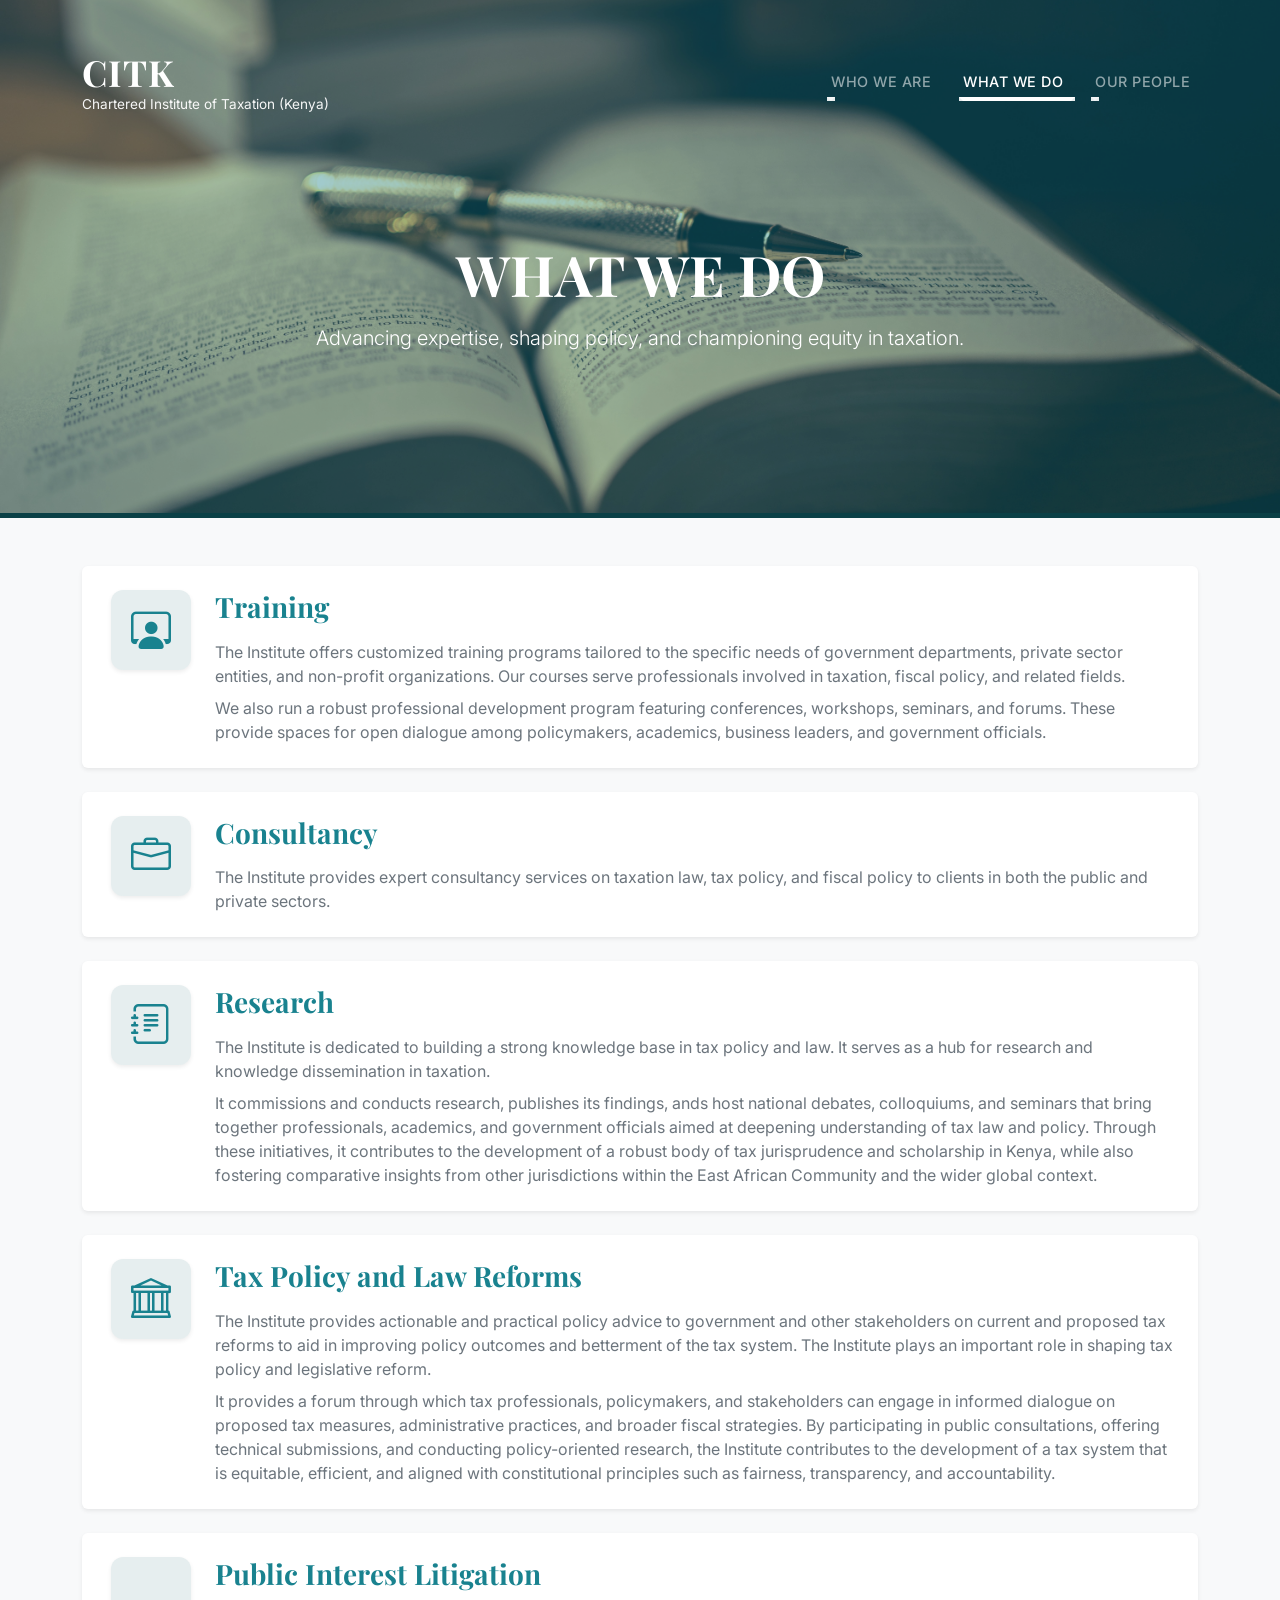
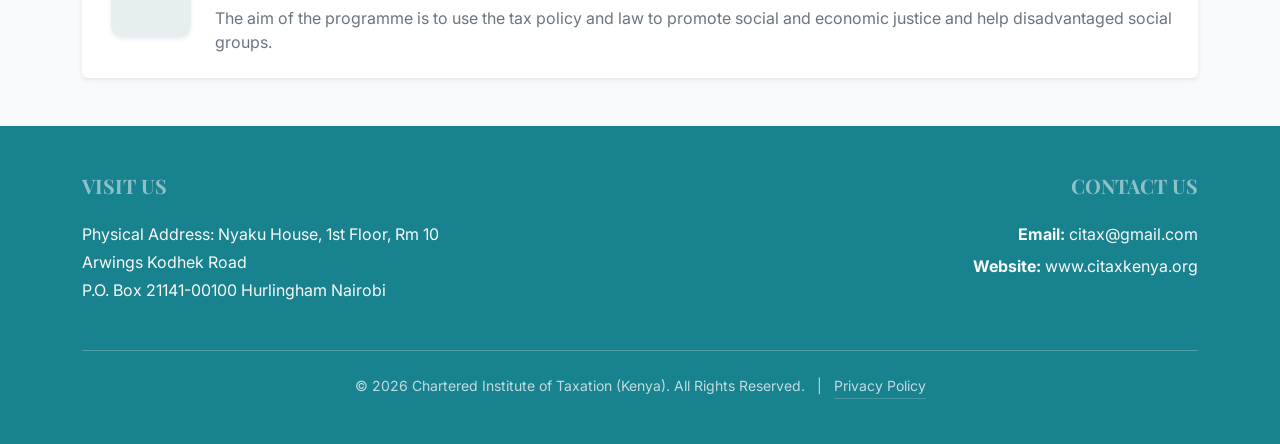
<file: services.html>
<!DOCTYPE html>
<html lang="en">
<head>
    <meta charset="UTF-8">
    <meta name="viewport" content="width=device-width, initial-scale=1.0">
    <title>What We Do | CITK</title>

    <link rel="preconnect" href="https://fonts.googleapis.com">
    <link rel="preconnect" href="https://fonts.gstatic.com" crossorigin>
    <link href="https://fonts.googleapis.com/css2?family=Inter:wght@400;500;600&family=Playfair+Display:wght@500;600;700&display=swap" rel="stylesheet">

    <link href="https://cdn.jsdelivr.net/npm/bootstrap@5.3.2/dist/css/bootstrap.min.css" rel="stylesheet">
    <link rel="stylesheet" href="https://cdn.jsdelivr.net/npm/bootstrap-icons@1.11.1/font/bootstrap-icons.css">
    <link href="https://unpkg.com/aos@2.3.1/dist/aos.css" rel="stylesheet">

    <style>
        /* Typography Upgrades */
        body {
            font-family: 'Inter', sans-serif;
        }
        h1, h2, h3, h4, h5, h6, .serif-heading {
            font-family: 'Playfair Display', serif;
        }

        /* Core Brand Colors */
        .bg-citk {
            background-color: #19828f !important;
        }
        .text-citk {
            color: #19828f !important;
        }

        /* Navbar Styling */
        .navbar {
            padding-top: 3rem; /* Increased padding at the top */
            padding-bottom: 1.5rem;
            position: absolute; /* Positions the navbar over the hero image */
            top: 0;
            left: 0;
            width: 100%;
            z-index: 10; /* Ensures the navbar sits above the hero overlay */
            background-color: transparent !important; /* Makes it transparent */
        }

        /* Prominent Multi-line Brand Logo */
        .navbar-brand-custom {
            display: flex;
            flex-direction: column;
            line-height: 1.1;
            text-decoration: none;
        }
        .navbar-brand-custom .main-text {
            font-size: 2.25rem;
            font-weight: 700;
            letter-spacing: 1px;
            font-family: 'Playfair Display', serif;
        }
        .navbar-brand-custom .sub-text {
            font-size: 0.85rem;
            font-family: 'Inter', sans-serif;
            font-weight: 400;
            opacity: 0.95;
            margin-top: 4px;
        }

        /* Navbar Micro-interactions */
        .navbar-nav .nav-link {
            font-size: 0.9rem;
            font-weight: 500;
            letter-spacing: 0.5px;
            position: relative;
            transition: all 0.3s ease;
        }
        .navbar-nav .nav-link::after {
            content: '';
            position: absolute;
            width: 0;
            height: 2px;
            display: block;
            margin-top: 4px;
            left: 0;
            background: rgba(255, 255, 255, 0.9);
            transition: width 0.3s ease;
        }
        .navbar-nav .nav-link:hover::after,
        .navbar-nav .nav-link.active::after {
            width: 100%;
        }

        /* Ken Burns Hero Header Styling */
        .page-header {
            position: relative;
            overflow: hidden; /* Contains the growing image */
            color: white;
            padding-top: 15rem; /* Safe zone so the card doesn't overlap the navbar */
            padding-bottom: 10rem;
            margin-bottom: 3rem;
            border-bottom: 5px solid #0b4046;
        }

        .ken-burns-bg {
            position: absolute;
            top: 0;
            left: 0;
            width: 100%;
            height: 100%;
            /* Professional business/consultancy stock photo */
            background: url('img/dewang-gupta-wQIjxPeHhp0-unsplash.jpg') center/cover;
            animation: kenBurns 20s infinite alternate linear;
            z-index: -2;
        }

        .page-header-overlay {
            position: absolute;
            top: 0;
            left: 0;
            width: 100%;
            height: 100%;
            background: rgba(23, 126, 138, 0.4);
            z-index: -1;
        }

        @keyframes kenBurns {
            0% { transform: scale(1); }
            100% { transform: scale(1.15); }
        }

        /* Service Cards & Icon Pop */
        .service-icon {
            display: inline-flex;
            align-items: center;
            justify-content: center;
            width: 80px;
            height: 80px;
            border-radius: 12px;
            background-color: rgba(17, 94, 103, 0.1);
            color: #19828f;
            font-size: 2.5rem;
            flex-shrink: 0;
            transition: transform 0.4s cubic-bezier(0.175, 0.885, 0.32, 1.275), background-color 0.3s ease;
        }

        .service-card {
            transition: all 0.4s ease;
            border: none;
            border-left: 5px solid transparent;
            background-color: #ffffff;
            overflow: hidden;
        }

        .service-card:hover {
            transform: translateX(10px);
            border-left: 5px solid #19828f;
            box-shadow: 0 15px 30px rgba(0,0,0,0.08) !important;
        }

        /* The Icon Pop Effect on Card Hover */
        .service-card:hover .service-icon {
            transform: scale(1.15);
            background-color: rgba(17, 94, 103, 0.15);
        }
    </style>
</head>
<body class="d-flex flex-column min-vh-100 bg-light">

    <nav class="navbar navbar-expand-lg navbar-dark">
        <div class="container">
            <a class="navbar-brand text-white navbar-brand-custom" href="index.html">
                <span class="main-text">CITK</span>
                <span class="sub-text d-none d-sm-block">Chartered Institute of Taxation (Kenya)</span>
            </a>

            <button class="navbar-toggler" type="button" data-bs-toggle="collapse" data-bs-target="#navbarNav" aria-controls="navbarNav" aria-expanded="false" aria-label="Toggle navigation">
                <span class="navbar-toggler-icon"></span>
            </button>
            <div class="collapse navbar-collapse" id="navbarNav">
                <ul class="navbar-nav ms-auto gap-3">

                    <li class="nav-item dropdown">
                        <a class="nav-link dropdown-toggle" href="#" id="whoWeAreDropdown" role="button" data-bs-toggle="dropdown" aria-expanded="false">
                            WHO WE ARE
                        </a>
                        <ul class="dropdown-menu border-0 shadow" aria-labelledby="whoWeAreDropdown">
                            <li><a class="dropdown-item fw-bold text-citk border-bottom pb-2 mb-2" href="index.html">Overview: Who We Are</a></li>
                            <li><a class="dropdown-item" href="index.html#about-us">About us</a></li>
                            <li><a class="dropdown-item" href="index.html#vision">Vision</a></li>
                            <li><a class="dropdown-item" href="index.html#mission">Mission</a></li>
                            <li><a class="dropdown-item" href="index.html#values">Values</a></li>
                        </ul>
                    </li>

                    <li class="nav-item dropdown">
                        <a class="nav-link dropdown-toggle active" href="#" id="whatWeDoDropdown" role="button" data-bs-toggle="dropdown" aria-expanded="false">
                            WHAT WE DO
                        </a>
                        <ul class="dropdown-menu border-0 shadow" aria-labelledby="whatWeDoDropdown">
                            <li><a class="dropdown-item fw-bold text-citk border-bottom pb-2 mb-2" href="services.html">Overview: What We Do</a></li>
                            <li><a class="dropdown-item" href="services.html#training">Training</a></li>
                            <li><a class="dropdown-item" href="services.html#consultancy">Consultancy</a></li>
                            <li><a class="dropdown-item" href="services.html#research">Research</a></li>
                            <li><a class="dropdown-item" href="services.html#policy">Tax Policy and Law Reforms</a></li>
                            <li><a class="dropdown-item" href="services.html#litigation">Public Interest Litigation</a></li>
                        </ul>
                    </li>

                    <li class="nav-item dropdown">
                        <a class="nav-link dropdown-toggle" href="#" id="ourPeopleDropdown" role="button" data-bs-toggle="dropdown" aria-expanded="false">
                            OUR PEOPLE
                        </a>
                        <ul class="dropdown-menu border-0 shadow" aria-labelledby="ourPeopleDropdown">
                            <li><a class="dropdown-item fw-bold text-citk border-bottom pb-2 mb-2" href="team.html">Overview: Our People</a></li>
                            <li><a class="dropdown-item" href="team.html#job-okworo">Job Okworo</a></li>
                            <li><a class="dropdown-item" href="team.html#bosire-nyamori">Bosire Nyamori</a></li>
                            <li><a class="dropdown-item" href="team.html#ngina-mutava">Ngina Mutava</a></li>
                            <li><a class="dropdown-item" href="team.html#wafula-nyongesa">Wafula Nyongesa</a></li>
                            <li><a class="dropdown-item" href="team.html#gabriel-kitenga">Gabriel Kitenga</a></li>
                        </ul>
                    </li>

                </ul>
            </div>
        </div>
    </nav>

    <div class="page-header text-center">
        <div class="ken-burns-bg"></div>
        <div class="page-header-overlay"></div>
        <div class="container position-relative z-1" data-aos="fade-in" data-aos-duration="1200">
            <h1 class="display-4 fw-bold mb-3">WHAT WE DO</h1>
            <p class="lead mb-0" style="font-family: 'Inter', sans-serif;">Advancing expertise, shaping policy, and championing equity in taxation.</p>
        </div>
    </div>

    <main class="container mb-5 flex-grow-1">
        <div class="row g-4">

            <div class="col-12" id="training" data-aos="fade-up" data-aos-duration="800">
                <div class="card service-card shadow-sm p-4 h-100">
                    <div class="d-flex flex-column flex-md-row align-items-start gap-4">
                        <div class="service-icon shadow-sm">
                            <i class="bi bi-person-workspace"></i>
                        </div>
                        <div>
                            <h3 class="text-citk fw-bold mb-3">Training</h3>
                            <p class="text-secondary mb-2">The Institute offers customized training programs tailored to the specific needs of government departments, private sector entities, and non-profit organizations. Our courses serve professionals involved in taxation, fiscal policy, and related fields.</p>
                            <p class="text-secondary mb-0">We also run a robust professional development program featuring conferences, workshops, seminars, and forums. These provide spaces for open dialogue among policymakers, academics, business leaders, and government officials.</p>
                        </div>
                    </div>
                </div>
            </div>

            <div class="col-12" id="consultancy" data-aos="fade-up" data-aos-duration="800">
                <div class="card service-card shadow-sm p-4 h-100">
                    <div class="d-flex flex-column flex-md-row align-items-start gap-4">
                        <div class="service-icon shadow-sm">
                            <i class="bi bi-briefcase"></i>
                        </div>
                        <div>
                            <h3 class="text-citk fw-bold mb-3">Consultancy</h3>
                            <p class="text-secondary mb-0">The Institute provides expert consultancy services on taxation law, tax policy, and fiscal policy to clients in both the public and private sectors.</p>
                        </div>
                    </div>
                </div>
            </div>

            <div class="col-12" id="research" data-aos="fade-up" data-aos-duration="800">
                <div class="card service-card shadow-sm p-4 h-100">
                    <div class="d-flex flex-column flex-md-row align-items-start gap-4">
                        <div class="service-icon shadow-sm">
                            <i class="bi bi-journal-text"></i>
                        </div>
                        <div>
                            <h3 class="text-citk fw-bold mb-3">Research</h3>
                            <p class="text-secondary mb-2">The Institute is dedicated to building a strong knowledge base in tax policy and law. It serves as a hub for research and knowledge dissemination in taxation.</p>
                            <p class="text-secondary mb-0">It commissions and conducts research, publishes its findings, ands host national debates, colloquiums, and seminars that bring together professionals, academics, and government officials aimed at deepening understanding of tax law and policy. Through these initiatives, it contributes to the development of a robust body of tax jurisprudence and scholarship in Kenya, while also fostering comparative insights from other jurisdictions within the East African Community and the wider global context.</p>
                        </div>
                    </div>
                </div>
            </div>

            <div class="col-12" id="policy" data-aos="fade-up" data-aos-duration="800">
                <div class="card service-card shadow-sm p-4 h-100">
                    <div class="d-flex flex-column flex-md-row align-items-start gap-4">
                        <div class="service-icon shadow-sm">
                            <i class="bi bi-bank"></i>
                        </div>
                        <div>
                            <h3 class="text-citk fw-bold mb-3">Tax Policy and Law Reforms</h3>
                            <p class="text-secondary mb-2">The Institute provides actionable and practical policy advice to government and other stakeholders on current and proposed tax reforms to aid in improving policy outcomes and betterment of the tax system. The Institute plays an important role in shaping tax policy and legislative reform.</p>
                            <p class="text-secondary mb-0">It provides a forum through which tax professionals, policymakers, and stakeholders can engage in informed dialogue on proposed tax measures, administrative practices, and broader fiscal strategies. By participating in public consultations, offering technical submissions, and conducting policy-oriented research, the Institute contributes to the development of a tax system that is equitable, efficient, and aligned with constitutional principles such as fairness, transparency, and accountability.</p>
                        </div>
                    </div>
                </div>
            </div>

            <div class="col-12" id="litigation" data-aos="fade-up" data-aos-duration="800">
                <div class="card service-card shadow-sm p-4 h-100">
                    <div class="d-flex flex-column flex-md-row align-items-start gap-4">
                        <div class="service-icon shadow-sm">
                            <i class="bi bi-scales"></i>
                        </div>
                        <div>
                            <h3 class="text-citk fw-bold mb-3">Public Interest Litigation</h3>
                            <p class="text-secondary mb-0">The aim of the programme is to use the tax policy and law to promote social and economic justice and help disadvantaged social groups.</p>
                        </div>
                    </div>
                </div>
            </div>

        </div>
    </main>

    <footer class="bg-citk text-light py-5 mt-auto">
        <div class="container">
            <div class="row">
                <div class="col-md-6 mb-4 mb-md-0">
                    <h5 class="text-uppercase mb-4 fw-bold serif-heading text-white-50">Visit Us</h5>
                    <p class="mb-1">Physical Address: Nyaku House, 1st Floor, Rm 10</p>
                    <p class="mb-1">Arwings Kodhek Road</p>
                    <p class="mb-0">P.O. Box 21141-00100 Hurlingham Nairobi</p>
                </div>

                <div class="col-md-6 text-md-end">
                    <h5 class="text-uppercase mb-4 fw-bold serif-heading text-white-50">Contact Us</h5>
                    <p class="mb-2">
                        <strong>Email:</strong> <a href="mailto:citax@gmail.com" class="text-light text-decoration-none hover-underline">citax@gmail.com</a>
                    </p>
                    <p class="mb-0">
                        <strong>Website:</strong> <a href="http://www.citaxkenya.org" target="_blank" class="text-light text-decoration-none hover-underline">www.citaxkenya.org</a>
                    </p>
                </div>
            </div>
            <hr class="border-light opacity-25 mt-5 mb-4">
            <div class="text-center small text-light opacity-75">
                &copy; 2026 Chartered Institute of Taxation (Kenya). All Rights Reserved.
                <span class="mx-2">|</span>
                <a href="privacy.html" class="text-light text-decoration-none border-bottom border-light border-opacity-25 pb-1">Privacy Policy</a>
            </div>
        </div>
    </footer>

    <script src="https://cdn.jsdelivr.net/npm/bootstrap@5.3.2/dist/js/bootstrap.bundle.min.js"></script>
    <script src="https://unpkg.com/aos@2.3.1/dist/aos.js"></script>
    <script>
        // Initialize Animate On Scroll
        AOS.init({
            once: true,
            offset: 50,
            easing: 'ease-out-cubic'
        });
    </script>
</body>
</html>
</file>
